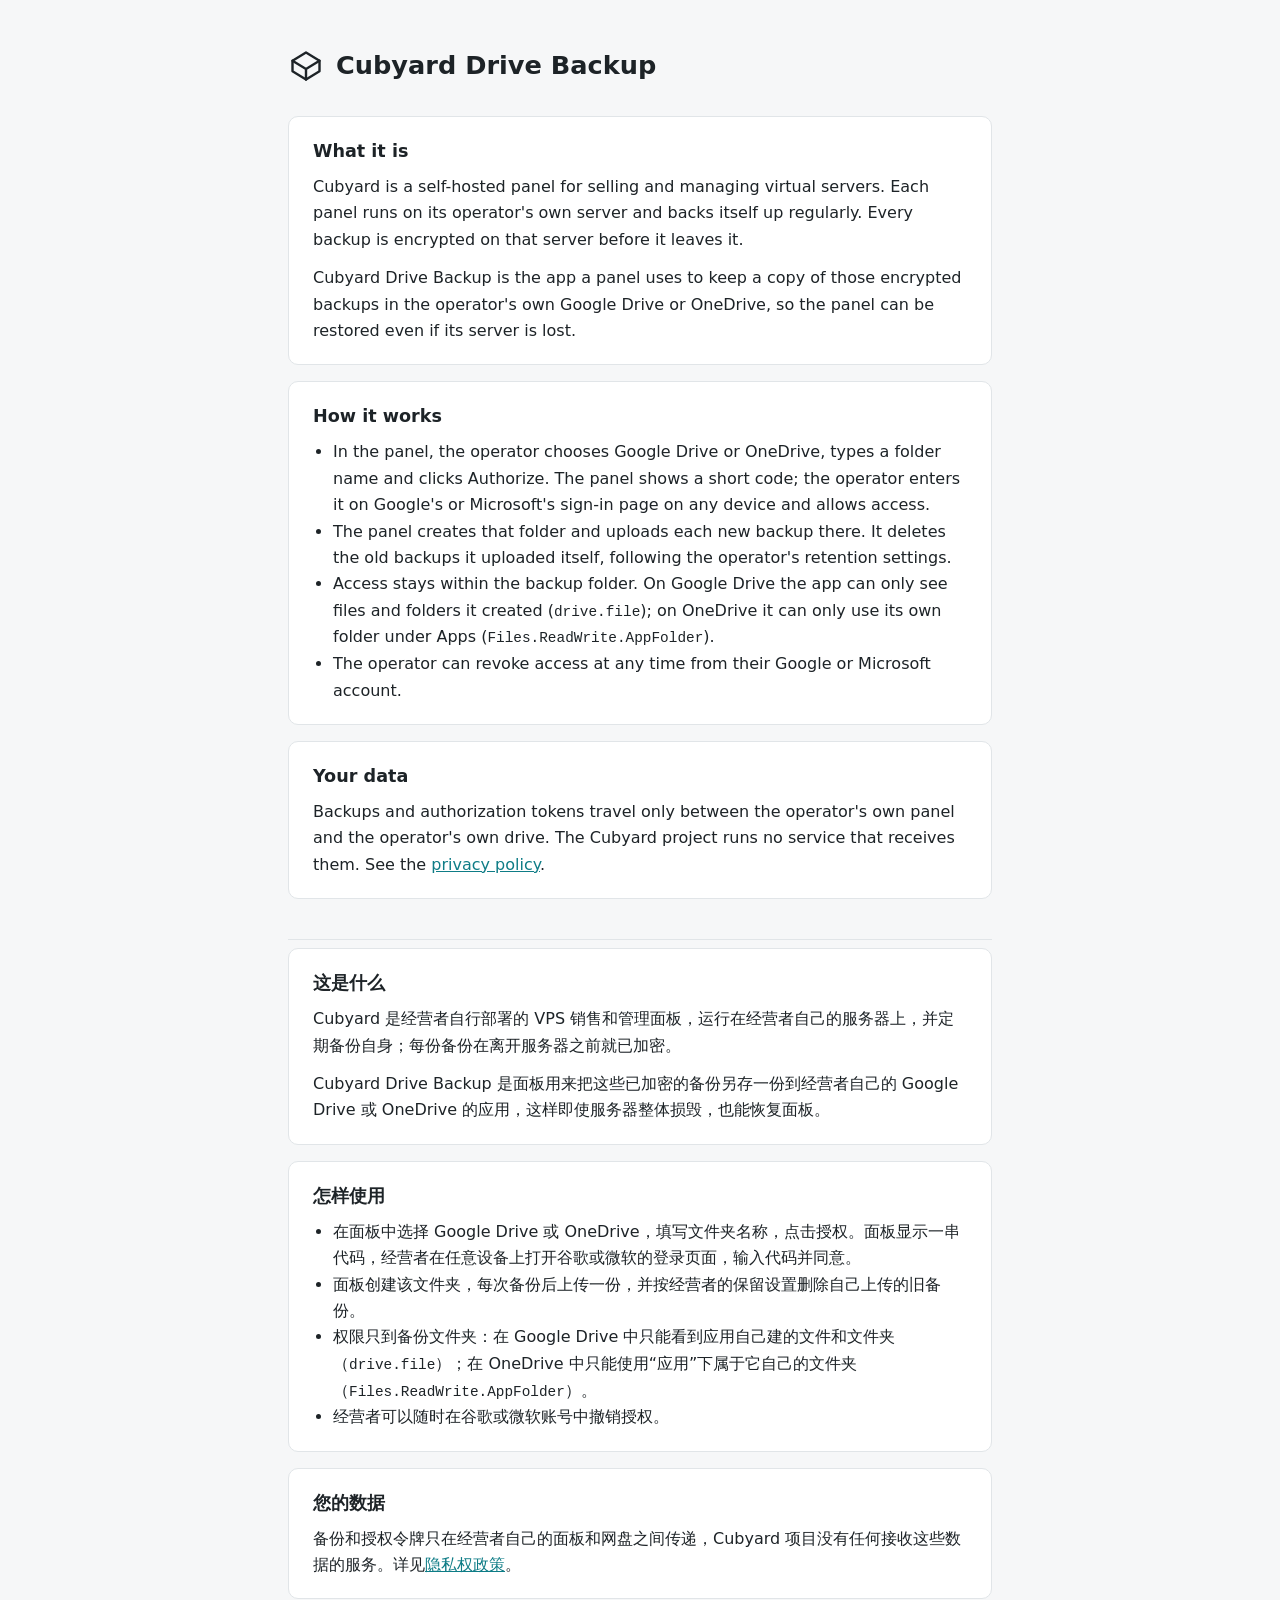
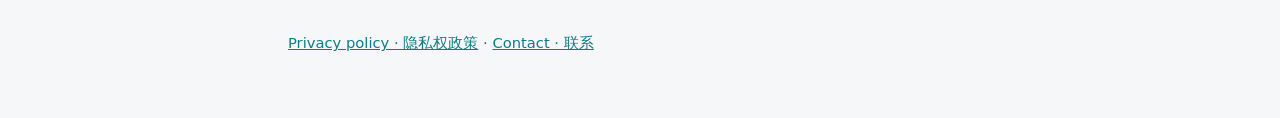
<file: index.html>
<!doctype html>
<html lang="en">
  <head>
    <meta charset="utf-8" />
    <meta name="viewport" content="width=device-width, initial-scale=1" />
    <title>Cubyard Drive Backup</title>
    <meta
      name="description"
      content="The app a self-hosted Cubyard panel uses to keep its encrypted backups in the operator's own Google Drive or OneDrive."
    />
    <link rel="stylesheet" href="style.css" />
  </head>
  <body>
    <main>
      <header>
        <svg width="36" height="36" viewBox="0 0 24 24" fill="none" stroke="currentColor" stroke-width="1.6" stroke-linecap="round" stroke-linejoin="round" aria-hidden="true">
          <path d="M21 8.5 12 3 3 8.5v7L12 21l9-5.5z" />
          <path d="M3 8.5 12 14l9-5.5M12 14v7" />
        </svg>
        <h1>Cubyard Drive Backup</h1>
      </header>

      <section>
        <h2>What it is</h2>
        <p>
          Cubyard is a self-hosted panel for selling and managing virtual servers. Each panel runs on
          its operator's own server and backs itself up regularly. Every backup is encrypted on that
          server before it leaves it.
        </p>
        <p>
          Cubyard Drive Backup is the app a panel uses to keep a copy of those encrypted backups in
          the operator's own Google Drive or OneDrive, so the panel can be restored even if its server
          is lost.
        </p>
      </section>

      <section>
        <h2>How it works</h2>
        <ul>
          <li>
            In the panel, the operator chooses Google Drive or OneDrive, types a folder name and
            clicks Authorize. The panel shows a short code; the operator enters it on Google's or
            Microsoft's sign-in page on any device and allows access.
          </li>
          <li>
            The panel creates that folder and uploads each new backup there. It deletes the old
            backups it uploaded itself, following the operator's retention settings.
          </li>
          <li>
            Access stays within the backup folder. On Google Drive the app can only see files and
            folders it created (<code>drive.file</code>); on OneDrive it can only use its own folder
            under Apps (<code>Files.ReadWrite.AppFolder</code>).
          </li>
          <li>
            The operator can revoke access at any time from their Google or Microsoft account.
          </li>
        </ul>
      </section>

      <section>
        <h2>Your data</h2>
        <p>
          Backups and authorization tokens travel only between the operator's own panel and the
          operator's own drive. The Cubyard project runs no service that receives them. See the
          <a href="privacy.html">privacy policy</a>.
        </p>
      </section>

      <div class="lang" lang="zh-CN">
        <section>
          <h2>这是什么</h2>
          <p>
            Cubyard 是经营者自行部署的 VPS 销售和管理面板，运行在经营者自己的服务器上，并定期备份自身；每份备份在离开服务器之前就已加密。
          </p>
          <p>
            Cubyard Drive Backup
            是面板用来把这些已加密的备份另存一份到经营者自己的 Google Drive 或 OneDrive 的应用，这样即使服务器整体损毁，也能恢复面板。
          </p>
        </section>
        <section>
          <h2>怎样使用</h2>
          <ul>
            <li>
              在面板中选择 Google Drive 或 OneDrive，填写文件夹名称，点击授权。面板显示一串代码，经营者在任意设备上打开谷歌或微软的登录页面，输入代码并同意。
            </li>
            <li>面板创建该文件夹，每次备份后上传一份，并按经营者的保留设置删除自己上传的旧备份。</li>
            <li>
              权限只到备份文件夹：在 Google Drive 中只能看到应用自己建的文件和文件夹（<code>drive.file</code>）；在 OneDrive 中只能使用“应用”下属于它自己的文件夹（<code>Files.ReadWrite.AppFolder</code>）。
            </li>
            <li>经营者可以随时在谷歌或微软账号中撤销授权。</li>
          </ul>
        </section>
        <section>
          <h2>您的数据</h2>
          <p>
            备份和授权令牌只在经营者自己的面板和网盘之间传递，Cubyard 项目没有任何接收这些数据的服务。详见<a
              href="privacy.html"
              >隐私权政策</a
            >。
          </p>
        </section>
      </div>

      <footer class="muted">
        <a href="privacy.html">Privacy policy · 隐私权政策</a> ·
        <a href="https://github.com/Connor3773/cubyard-app/issues">Contact · 联系</a>
      </footer>
    </main>
  </body>
</html>
</file>
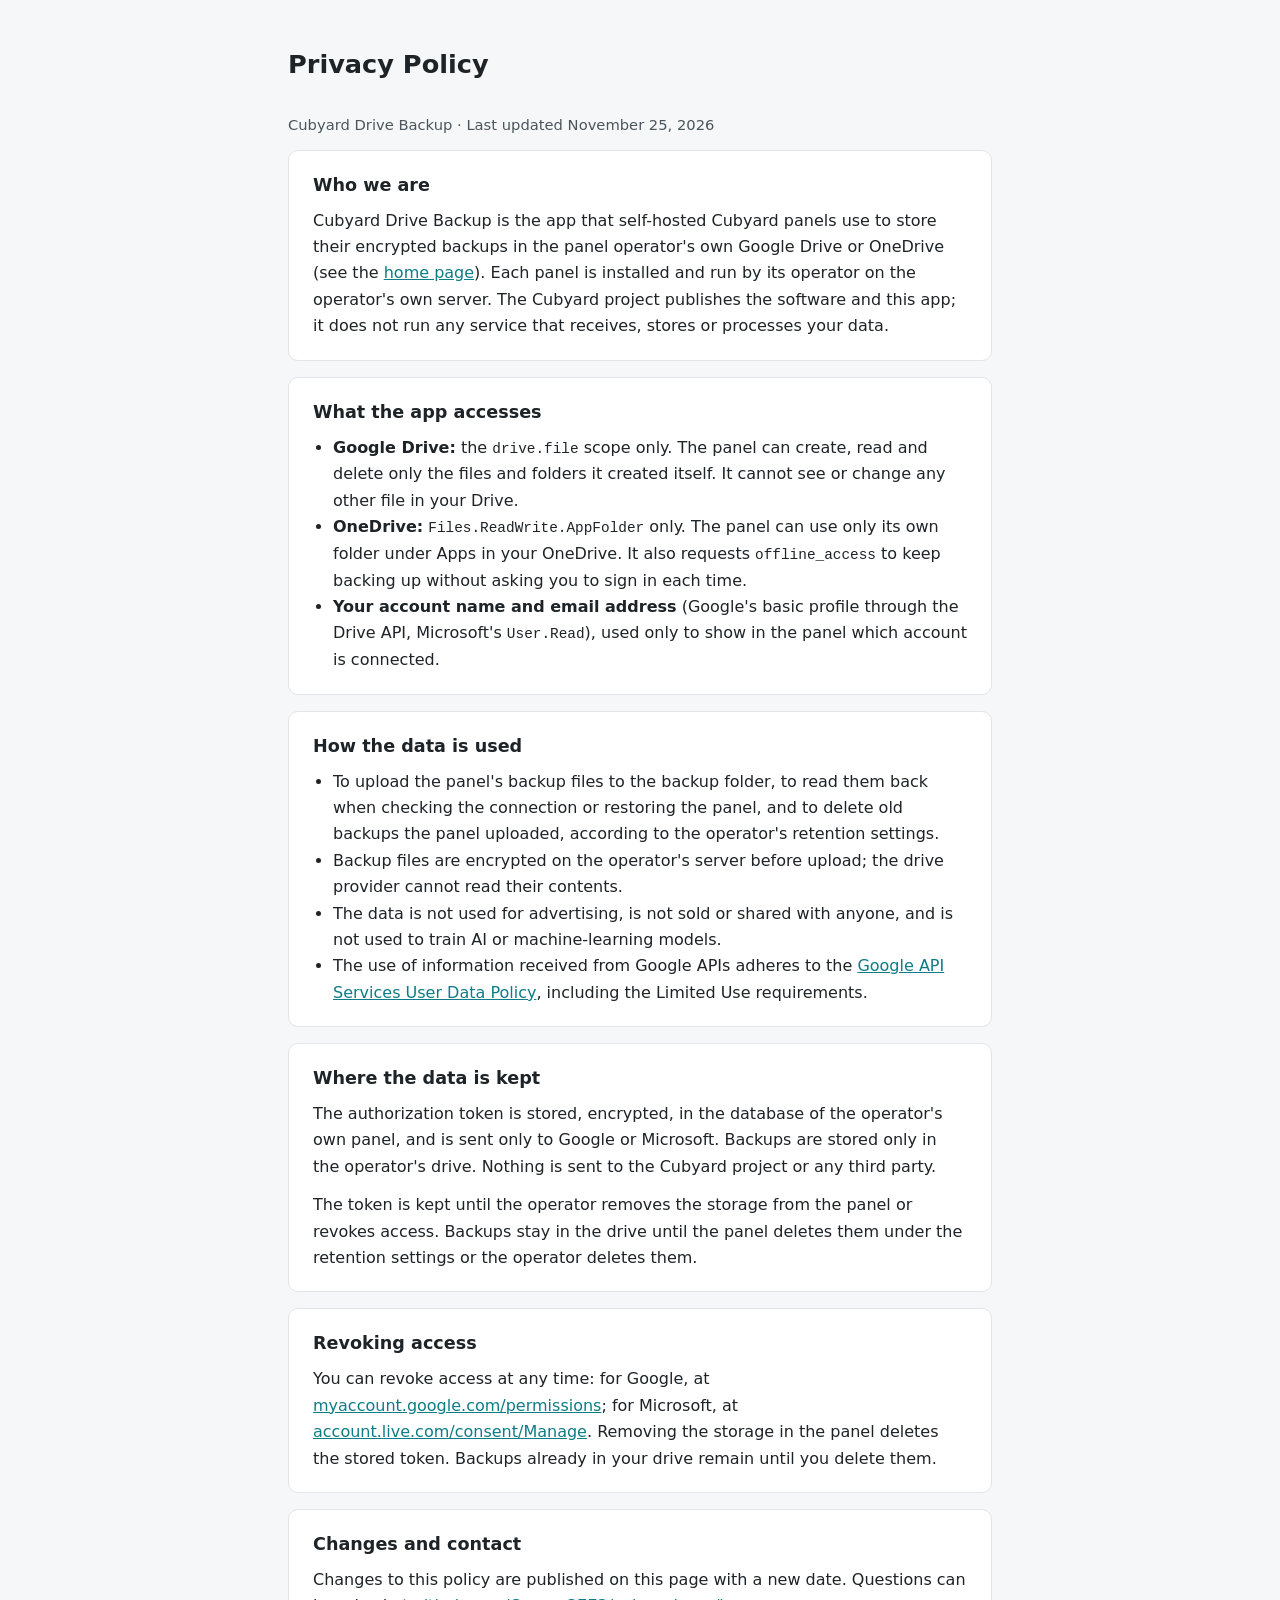
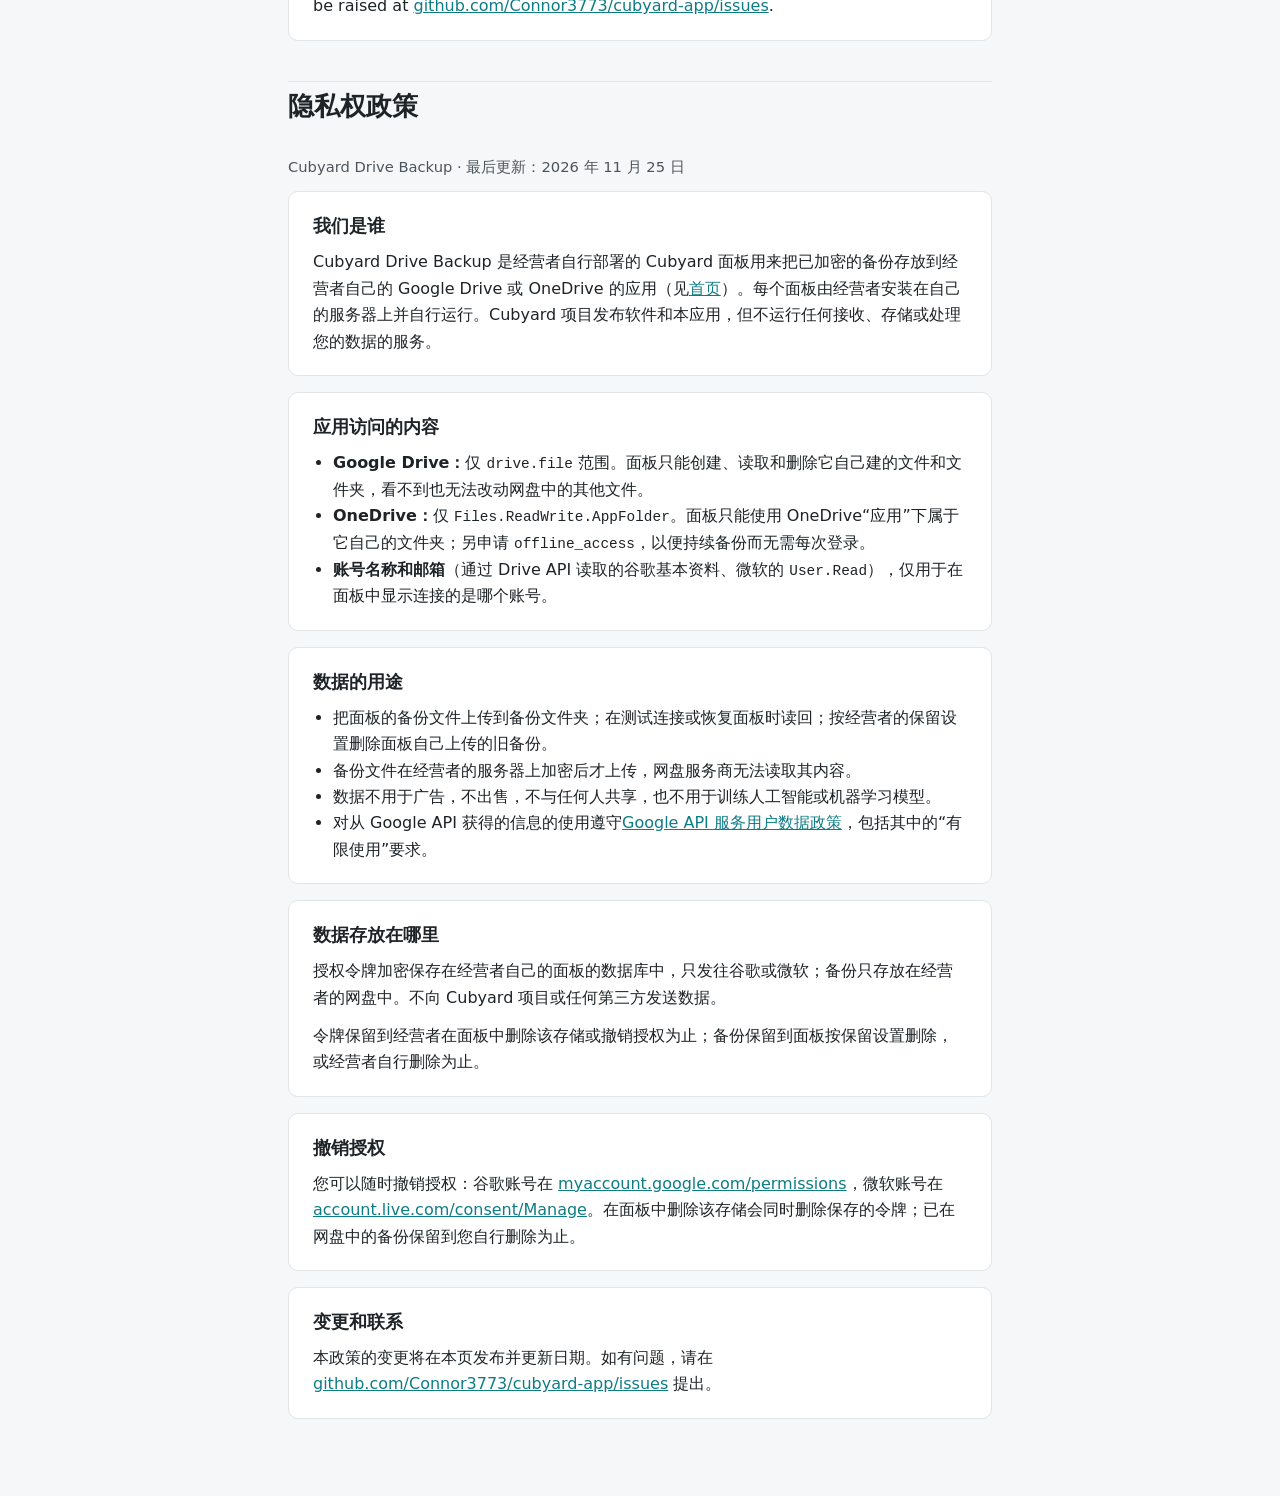
<file: privacy.html>
<!doctype html>
<html lang="en">
  <head>
    <meta charset="utf-8" />
    <meta name="viewport" content="width=device-width, initial-scale=1" />
    <title>Privacy Policy · Cubyard Drive Backup</title>
    <link rel="stylesheet" href="style.css" />
  </head>
  <body>
    <main>
      <header>
        <h1>Privacy Policy</h1>
      </header>
      <p class="muted">Cubyard Drive Backup · Last updated November 25, 2026</p>

      <section>
        <h2>Who we are</h2>
        <p>
          Cubyard Drive Backup is the app that self-hosted Cubyard panels use to store their
          encrypted backups in the panel operator's own Google Drive or OneDrive (see the
          <a href="index.html">home page</a>). Each panel is installed and run by its operator on the
          operator's own server. The Cubyard project publishes the software and this app; it does not
          run any service that receives, stores or processes your data.
        </p>
      </section>

      <section>
        <h2>What the app accesses</h2>
        <ul>
          <li>
            <strong>Google Drive:</strong> the <code>drive.file</code> scope only. The panel can
            create, read and delete only the files and folders it created itself. It cannot see or
            change any other file in your Drive.
          </li>
          <li>
            <strong>OneDrive:</strong> <code>Files.ReadWrite.AppFolder</code> only. The panel can use
            only its own folder under Apps in your OneDrive. It also requests
            <code>offline_access</code> to keep backing up without asking you to sign in each time.
          </li>
          <li>
            <strong>Your account name and email address</strong> (Google's basic profile through the
            Drive API, Microsoft's <code>User.Read</code>), used only to show in the panel which account
            is connected.
          </li>
        </ul>
      </section>

      <section>
        <h2>How the data is used</h2>
        <ul>
          <li>
            To upload the panel's backup files to the backup folder, to read them back when checking
            the connection or restoring the panel, and to delete old backups the panel uploaded,
            according to the operator's retention settings.
          </li>
          <li>
            Backup files are encrypted on the operator's server before upload; the drive provider
            cannot read their contents.
          </li>
          <li>
            The data is not used for advertising, is not sold or shared with anyone, and is not used
            to train AI or machine-learning models.
          </li>
          <li>
            The use of information received from Google APIs adheres to the
            <a href="https://developers.google.com/terms/api-services-user-data-policy"
              >Google API Services User Data Policy</a
            >, including the Limited Use requirements.
          </li>
        </ul>
      </section>

      <section>
        <h2>Where the data is kept</h2>
        <p>
          The authorization token is stored, encrypted, in the database of the operator's own panel,
          and is sent only to Google or Microsoft. Backups are stored only in the operator's drive.
          Nothing is sent to the Cubyard project or any third party.
        </p>
        <p>
          The token is kept until the operator removes the storage from the panel or revokes access.
          Backups stay in the drive until the panel deletes them under the retention settings or the
          operator deletes them.
        </p>
      </section>

      <section>
        <h2>Revoking access</h2>
        <p>
          You can revoke access at any time: for Google, at
          <a href="https://myaccount.google.com/permissions">myaccount.google.com/permissions</a>;
          for Microsoft, at
          <a href="https://account.live.com/consent/Manage">account.live.com/consent/Manage</a>.
          Removing the storage in the panel deletes the stored token. Backups already in your drive
          remain until you delete them.
        </p>
      </section>

      <section>
        <h2>Changes and contact</h2>
        <p>
          Changes to this policy are published on this page with a new date. Questions can be raised
          at <a href="https://github.com/Connor3773/cubyard-app/issues">github.com/Connor3773/cubyard-app/issues</a>.
        </p>
      </section>

      <div class="lang" lang="zh-CN">
        <header>
          <h1>隐私权政策</h1>
        </header>
        <p class="muted">Cubyard Drive Backup · 最后更新：2026 年 11 月 25 日</p>
        <section>
          <h2>我们是谁</h2>
          <p>
            Cubyard Drive Backup 是经营者自行部署的 Cubyard 面板用来把已加密的备份存放到经营者自己的 Google Drive 或 OneDrive 的应用（见<a
              href="index.html"
              >首页</a
            >）。每个面板由经营者安装在自己的服务器上并自行运行。Cubyard 项目发布软件和本应用，但不运行任何接收、存储或处理您的数据的服务。
          </p>
        </section>
        <section>
          <h2>应用访问的内容</h2>
          <ul>
            <li>
              <strong>Google Drive：</strong>仅 <code>drive.file</code> 范围。面板只能创建、读取和删除它自己建的文件和文件夹，看不到也无法改动网盘中的其他文件。
            </li>
            <li>
              <strong>OneDrive：</strong>仅 <code>Files.ReadWrite.AppFolder</code>。面板只能使用 OneDrive“应用”下属于它自己的文件夹；另申请
              <code>offline_access</code>，以便持续备份而无需每次登录。
            </li>
            <li>
              <strong>账号名称和邮箱</strong>（通过 Drive API 读取的谷歌基本资料、微软的 <code>User.Read</code>），仅用于在面板中显示连接的是哪个账号。
            </li>
          </ul>
        </section>
        <section>
          <h2>数据的用途</h2>
          <ul>
            <li>
              把面板的备份文件上传到备份文件夹；在测试连接或恢复面板时读回；按经营者的保留设置删除面板自己上传的旧备份。
            </li>
            <li>备份文件在经营者的服务器上加密后才上传，网盘服务商无法读取其内容。</li>
            <li>数据不用于广告，不出售，不与任何人共享，也不用于训练人工智能或机器学习模型。</li>
            <li>
              对从 Google API 获得的信息的使用遵守<a
                href="https://developers.google.com/terms/api-services-user-data-policy"
                >Google API 服务用户数据政策</a
              >，包括其中的“有限使用”要求。
            </li>
          </ul>
        </section>
        <section>
          <h2>数据存放在哪里</h2>
          <p>
            授权令牌加密保存在经营者自己的面板的数据库中，只发往谷歌或微软；备份只存放在经营者的网盘中。不向 Cubyard 项目或任何第三方发送数据。
          </p>
          <p>
            令牌保留到经营者在面板中删除该存储或撤销授权为止；备份保留到面板按保留设置删除，或经营者自行删除为止。
          </p>
        </section>
        <section>
          <h2>撤销授权</h2>
          <p>
            您可以随时撤销授权：谷歌账号在
            <a href="https://myaccount.google.com/permissions">myaccount.google.com/permissions</a>，微软账号在
            <a href="https://account.live.com/consent/Manage">account.live.com/consent/Manage</a>。在面板中删除该存储会同时删除保存的令牌；已在网盘中的备份保留到您自行删除为止。
          </p>
        </section>
        <section>
          <h2>变更和联系</h2>
          <p>
            本政策的变更将在本页发布并更新日期。如有问题，请在
            <a href="https://github.com/Connor3773/cubyard-app/issues">github.com/Connor3773/cubyard-app/issues</a>
            提出。
          </p>
        </section>
      </div>
    </main>
  </body>
</html>
</file>
<file: style.css>
:root {
  color-scheme: light dark;
  --bg: #f6f7f8;
  --surface: #ffffff;
  --ink: #1d2327;
  --ink-2: #4b555c;
  --line: #e1e5e8;
  --accent: #0e7c86;
}
@media (prefers-color-scheme: dark) {
  :root {
    --bg: #14181b;
    --surface: #1b2024;
    --ink: #e6eaed;
    --ink-2: #a9b3ba;
    --line: #2c3338;
    --accent: #4fb8c1;
  }
}
* {
  box-sizing: border-box;
}
body {
  margin: 0;
  background: var(--bg);
  color: var(--ink);
  font:
    16px/1.65 system-ui,
    -apple-system,
    'Segoe UI',
    'PingFang SC',
    'Microsoft YaHei',
    sans-serif;
}
main {
  max-width: 46rem;
  margin: 0 auto;
  padding: 48px 16px 64px;
}
header {
  display: flex;
  align-items: center;
  gap: 12px;
  margin-bottom: 32px;
}
header svg {
  flex: none;
}
h1 {
  margin: 0;
  font-size: 1.6rem;
  line-height: 1.3;
}
h2 {
  margin: 0 0 8px;
  font-size: 1.1rem;
}
section {
  background: var(--surface);
  border: 1px solid var(--line);
  border-radius: 10px;
  padding: 20px 24px;
  margin-bottom: 16px;
}
p,
ul {
  margin: 0 0 12px;
}
p:last-child,
ul:last-child {
  margin-bottom: 0;
}
ul {
  padding-left: 1.25rem;
}
.muted {
  color: var(--ink-2);
  font-size: 0.92rem;
}
.lang {
  margin-top: 40px;
  padding-top: 8px;
  border-top: 1px solid var(--line);
}
a {
  color: var(--accent);
}
code {
  font-family: ui-monospace, SFMono-Regular, Menlo, Consolas, monospace;
  font-size: 0.9em;
  overflow-wrap: anywhere;
}
footer {
  margin-top: 32px;
}
</file>
